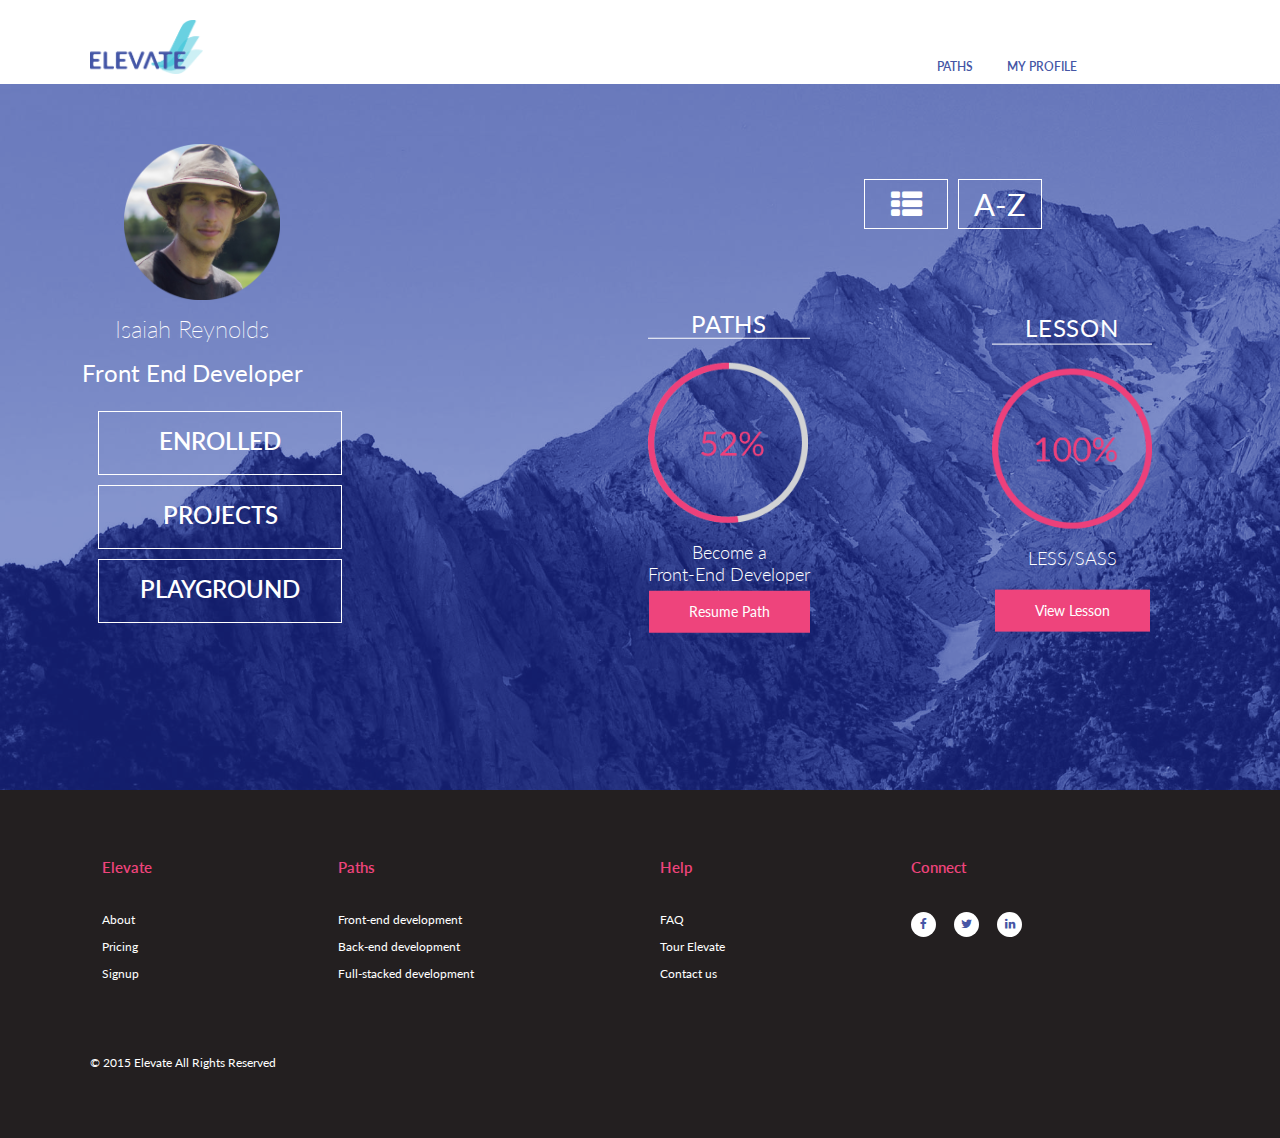
<file: profile.html>
<!DOCTYPE html>
<html lang="en">
<head>
	<meta charset="UTF-8">
	<title>profile page</title>
	<link rel="stylesheet" type="text/css" href="css/profile.css">
	<link rel="stylesheet" href="https://maxcdn.bootstrapcdn.com/font-awesome/4.4.0/css/font-awesome.min.css">
	<script src="https://ajax.googleapis.com/ajax/libs/jquery/2.1.3/jquery.min.js"></script>
	<script type="text/javascript" src="js/profile.js"></script>
</head>
<body>
	<header> 
		 <div class="logo">
		  <a href="index.html"> <img class="logo" src="Photos/logo.png", alt="logo"/></a>
		 </div>
		   <nav class="nav-bar" >
		      <ul>
		         <li><a href="path.html">Paths</a></li>
		         <li><a href="profile.html">My Profile</a></li>
		      </ul>
		   </nav>
	</header>
<!--hero, with grid layout with col and row-->
   <main>
   <section class="container">
		  <div class="student">
		        <div class="student-img"></div>
		        <h3 class="name">Isaiah Reynolds</h3>
		        <p>Front End Developer</p> 
		        <ul class="course-activity">
			          <li id="clickEnroll"><a href="#">Enrolled</a></li>
			          <li><a href="#">Projects</a></li>
			          <li id="clickPlay"><a href="#">Playground</a></li>
		        </ul>
		  </div>   
<!--float items, the nav bar-->
        
<!--float items, path and lesson-->
         <div class="container2">
             <div class="flex-item enrolled row2 helper">
               <div>
                  <h3 class="title">Paths</h3>
		          <div class="image1"></div>
		          <p>Become a <br>Front-End Developer</p>
		          <a class="view-more" href="path.html">Resume Path</a>
		      </div>
		     </div>

             <div class="flex-item row3">
		           <div class="nav-profile row3">
		              <div class="pro-icon">
		                  <div><a href="#"><i class="fa fa-th-list"></i></a></div>
		                  <div><a href="#">A-Z</a></div>
	                  </div>
		           </div>

		           <div class="lessons enrolled helper">
		             
				          <div><h3 class="title lesson">Lesson</h3>
				          <div class="image2"></div>
				          <p class="less">LESS/SASS</p>
				          <a class="view-more" href="#">View Lesson</a></div>
			         
		          </div>
            </div>
         </div>
	 </section>  
<!--click event show playground content -->
    <section class="play-ground show helper">
	      <div class="hidden-title">
			    <p class="notice">You haven't start any non-course related projects.</p>
			    
			    <div class="play-icon">
				      <ul>
				           <li><img src="Photos/icons/play1-08.png"></li>
				           <li><img src="Photos/icons/play2-08.png"></li>
				           <li><img src="Photos/icons/play3-08.png"></li>
				      </ul>
			          <ul class="next-step">
					     <li><p id="first-step">Create New Project</p></li>
					     <li><p id="middle">Saved Projects</p></li>
					     <li><p id="last-step">Share  Project</p></li>
					  </ul>
			    </div>
		   </div>
    </section>
</main>

<!-- footer-->
	<footer>
		  <section class="contact-us">
		     <ul>
			   <li class="list-header">
			   <h6>Elevate</h6>
			   <p>About</p>
			   <p>Pricing</p>
			   <p>Signup</p> 	
			   </li>
			   <li class="list-header">
			   <h6>Paths</h6>
			   <p>Front-end development</p>
			   <p>Back-end development</p>
			   <p>Full-stacked development</p>	
			   </li>
			   <li class="list-header">
			   <h6>Help</h6>
			   <p>FAQ</p>
			   <p>Tour Elevate</p>
			   <p>Contact us</p>
			   </li>
			   <li class="list-header">
			   <h6>Connect</h6>
			         <ul class="connect">
				           <li><a href="#"><i class="fa fa-facebook"></i></a></li>
				           <li><a href="#"><i class="fa fa-twitter"></i></a></li>
				           <li><a href="#"><i class="fa fa-linkedin"></i></a></li>
			        </ul>
			   </li>
		    </ul>
		  </section>
<!--footer's very bottom, copyright and logo--> 
          <div class="bottom">
			  <p class="copy-right">&copy 2015 Elevate All Rights Reserved</p>
		  </div>
	 </footer>
   </body>
</html>
</file>
<file: css/profile.css>
@import url(https://fonts.googleapis.com/css?family=Lato:400,300,100,700);


* {
  -moz-box-sizing: border-box;
  box-sizing: border-box;
}

.cf:before,
.cf:after {
    content: " "; /* 1 */
    display: table; /* 2 */
}

.cf:after {
    clear: both;
}


body {
   font-family: 'Lato', sans-serif;
   margin: 0 auto;
   font-size: 12px;
   width: 100%;
}


  
/* header ---- */

header {
  margin-top: 20px;
  padding-left: 7%;
  width: 100%;
  height: 76px;
}

.heading {
  color: #fff;
}


div.logo img{
    width: 113px;
    height: 54px;
    clear: both;
}

.nav-bar  {
  margin-top: -2.5%;
  margin-left: 65%;
  
}
.nav-bar ul li {
  list-style: none;
  float: left; 
  margin-left: 9%;  
}

.nav-bar li a {
  font-weight:600;
  text-transform: uppercase;;
  text-decoration: none;
  color:#4556a5;
  padding-bottom: 9px;
}

.nav-bar li a:hover {
    border-bottom: 5px solid #af1f59;
}

/* hero with grid styles ---*/ 


main {
    background-image: url("../Photos/MountainHero.jpg");
    background-size: cover;
    height: 706px;
    margin-top:-12px;
    background-color: #4556a5;
    background-blend-mode: soft-light;
}

/* floating content-the nav bar for profile*/
 
.student {
  width:20%;
  float:left;
  padding-top:60px;
  text-align: center;
  margin-left:5%;
}

.student-img {
  margin-left: 60px;
}

.flex-item {
  float: left;
  position: relative;
}

.container2 .row2  {
  position:absolute;
  display: block;
  top:0;
  left:0;
  transform:translate(400%, 85%);
  text-align: center;
  
}

.nav-profile div {
   float:left;
   display: inline-block;
   margin-right: 10px;
   position: relative;
   transform:translate(200%, 95%);
}

.lessons  {
  position:absolute;
  display: block;
  top:0;
  left:0;
  transform:translate(420%, 62%);
  text-align: center;
}

h3.lesson {
  padding-bottom: 2px;
}

p.less{
  margin-bottom: 33px;
}

.play-ground .show {
  text-align: center;

}

.play-icon {
  float:left;
}

.play-icon ul li {
  display: inline-block;
  transform:translateX(-50px);
}

.play-ground .show {
  position:relative;
}

.next-step li {
  margin-right: 20px;
  text-align: center;
}

.hidden-title {
  position:absolute;
  top:0;
  left:0;
  transform:translate(90%,70%);
}

p.notice {
  transform:translateX(50px);
  border-bottom: 1px solid #fff;
  width:80%;
}


.next-step p {
  font-weight: 600;
  letter-spacing: 0.9px;
}


.next-step {
  transform:translateX(-8px);
}

.next-step li {
   margin-right: 25px;
}
 li p#last-step {
   margin-right:0;
   margin-left: 40px;
}

li p#first-step {
   margin-left:-9px;
}

li p#middle {
   margin-left: 6px;
}

/*styling*/

.row2 h3  {
   font-size: 1.5em;
   font-weight: 400;
   letter-spacing: 0.8px;
   text-transform: uppercase;
}

h3.title {
  letter-spacing: 0.8px;
}

.nav-profile a {
  text-decoration: none;
  padding-top: 5px;
  font-size: 2.6em;
  color:#fff;
  display:inline-block;
  border:solid 0.99px #fff;
  text-align: center;
  width:84px;
  height:50px;
}

.flex-item {
  color:#fff; 
}


/* font and size basic styling*/
.student h3 {
  font-size: 2em;
  font-weight: 200;
  color:#fff;
  line-height: 10px;
}
.student p {
  font-size:2em;
  font-weight: 400;
  color: #fff;
}

.student-img {
  background-image: url("../Photos/head-08.png");
  background-size: cover;
  width:156px;
  height:156px;
}


.course-activity li  {
  list-style: none;
  font-size: 2em;
  text-align: center;
  border:0.99px solid #fff;
  width:244px;
  height:64px;
  cursor:pointer;
  margin-bottom: 10px;
  margin-left: -6px;
}

.course-activity a {
  text-decoration: none;
  color:#fff;
  font-weight: 600;
  text-transform: uppercase;
}

.course-activity li {
  padding-top: 14px;
}

.course-activity  li:hover {
  background-color: #ee447c;
  border:0px;
}


/* float item styleing font and size*/

.flex-item .title {
  font-size:2em;
  font-weight: 400;
  text-transform: uppercase;
  border-bottom: 1px solid #fff;
}

.flex-item p {
   font-size: 1.5em;
   font-weight: 300;
}


a.view-more {
  text-decoration: none;
  font-size: 1.2em;
  text-align: center;
  background-color:#ee447c;
  padding:12.5px 40px;
  letter-spacing: 0.6;
  color:#fff;
  cursor: pointer; 
}  


/* icon image under path and lesson*/
.image1 {
  content:url("../Photos/icons/half.png");
  width:160px;
  height:160px;
}

.image2 {
  content:url("../Photos/icons/fini.png");
  width:160px;
  height:160px;
}


/* playground - click event */

.play-ground {
   display: none;
}

.play-icon img {
   width:220px;
   height: 201px;
}


p.notice {
  font-size: 1.75em;
  color:#fff;
  font-weight: 300;
  text-align: center;
}


.play-icon p {
  font-size: 2em;
  color:#fff;
  font-weight: 600;
}

p.last {
  margin-left:6px;
}

/* footer*/
footer {
  background-color:#231f20;
  margin-top: -20px;
  position: relative;
  height: 356px;
  z-index: -9;
  clear: both;
}

.contact-us ul li {
  float: left;
  list-style: none;
  margin-top:40px;
  margin-left:5%;
}

.list-header {
  margin-right: 10%;
  margin-bottom: 5%;
}

.contact-us h6{
    color: #ef447c;
    font-size:1.28em;
    font-weight: 600;
    list-style: none;
}

.contact-us p {
  color: #fff;
  font-size: 1em;
  font-weight: 400;
}

.connect  i {
  float: left;
  background-color:#fff;
  display: inline-block;
  width: 25px;
  height: 25px;
  text-align: center;
  -moz-border-radius: 12.5px;
  -webkit-border-radius: 12.5px;
  border-radius: 12.5px;
  margin-right:10px;
  padding-top:6px;
  color:#4655a5;
}

ul.connect {
   margin-left:-48px;
   margin-top:-40px;
   width:200px;
}


/* footer's very bottom, copyright and logo*/

.bottom {
  clear: both;
  
}
.bottom p {
  margin-top:3%;
  position: relative; 
  margin-left:7%;
}

.copy-right {
  color: #fff;
}
</file>
